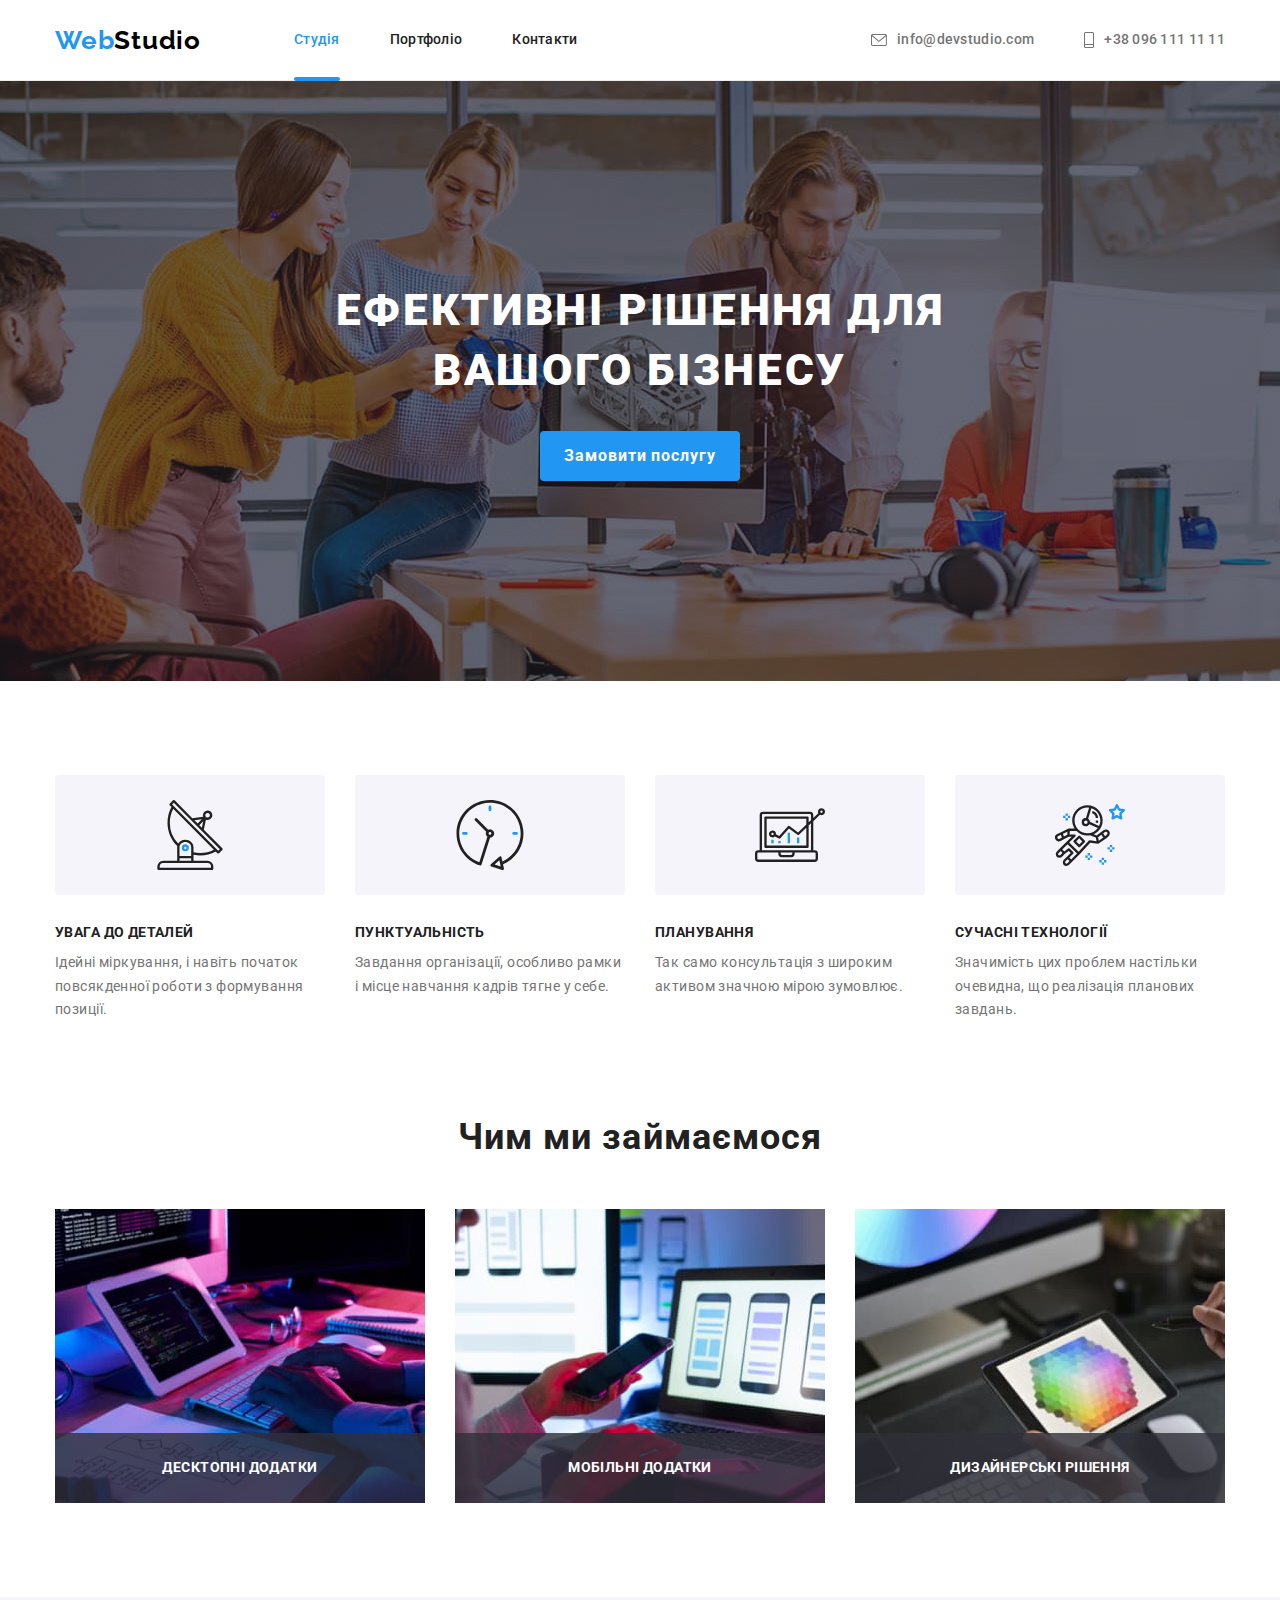
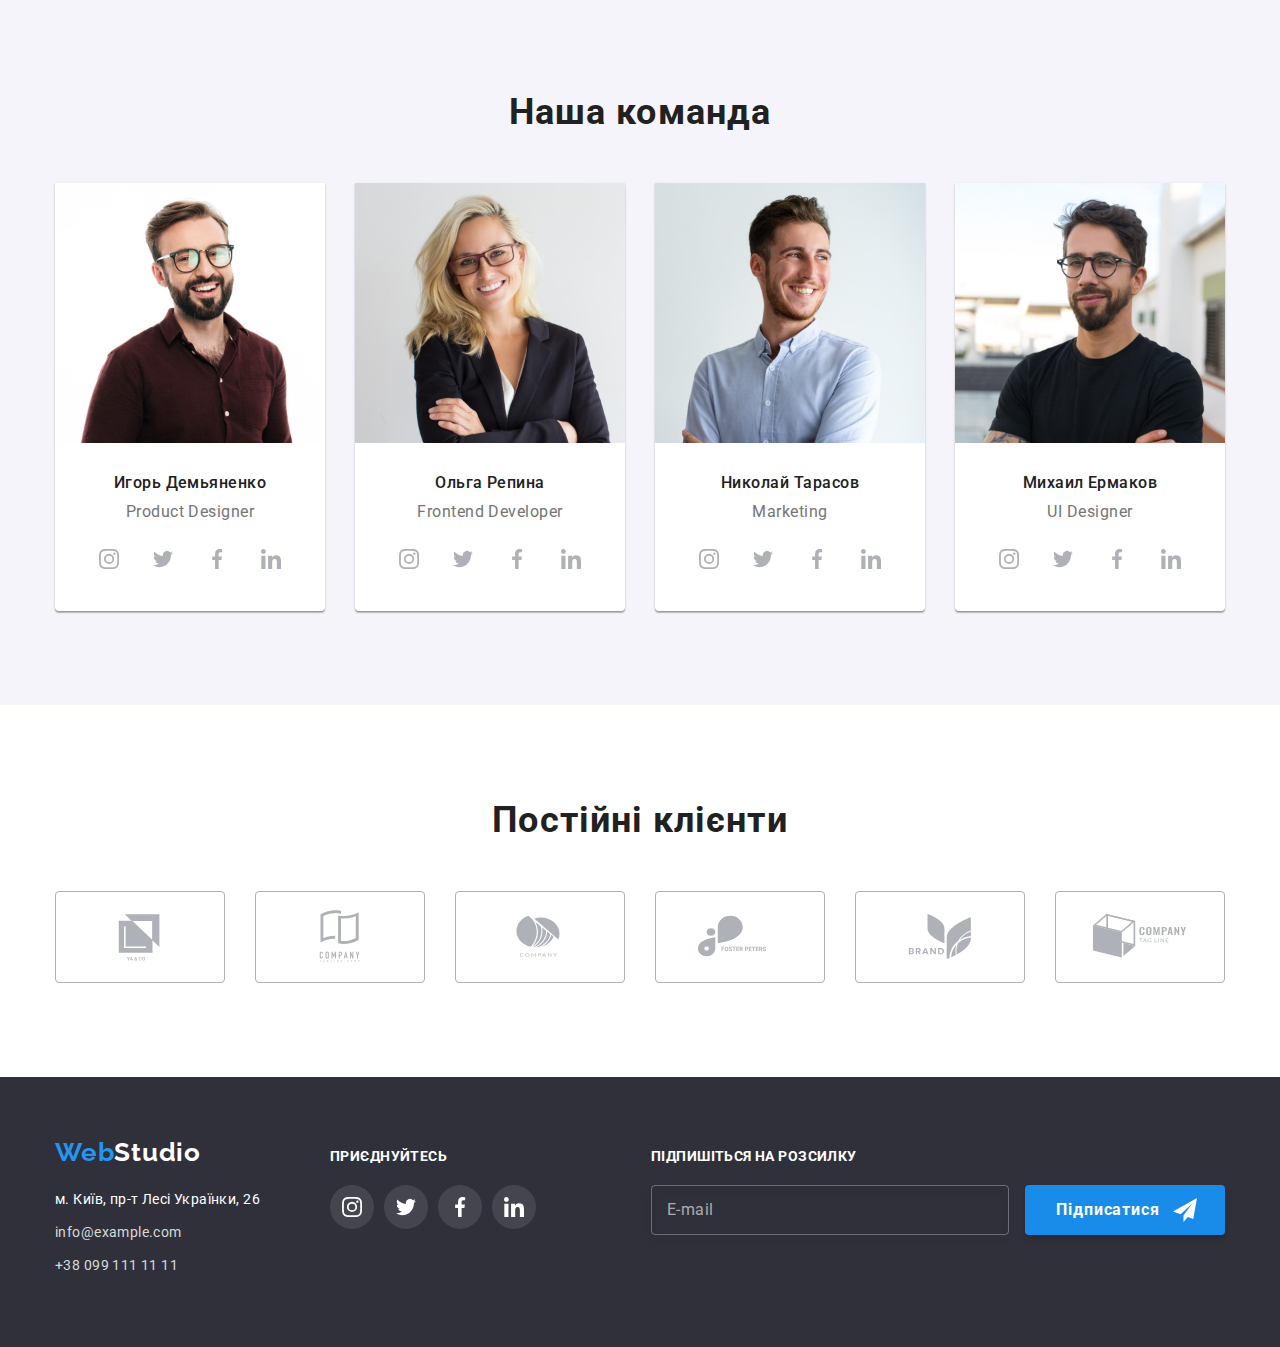
<file: index.html>
<!DOCTYPE html>
<html lang="uk">
  <head>
    <meta charset="UTF-8" />
    <meta http-equiv="X-UA-Compatible" content="IE=edge" />
    <meta name="viewport" content="width=device-width, initial-scale=1.0" />
    <title>Студія</title>
    <link rel="preconnect" href="https://fonts.googleapis.com" />
    <link rel="preconnect" href="https://fonts.gstatic.com" crossorigin />
    <link
      href="https://fonts.googleapis.com/css2?family=Raleway:wght@700&family=Roboto:wght@400;500;700;900&display=swap"
      rel="stylesheet"
    />
    <link
      rel="stylesheet"
      href="https://cdnjs.cloudflare.com/ajax/libs/modern-normalize/1.0.0/modern-normalize.min.css"
    />
    <link rel="stylesheet" href="./css/styles.css" />
  </head>
  <body>
    <header class="header">
      <div class="container header-container">
        <a href="./index.html" class="logo link"
          >Web<span class="logo-header">Studio</span></a
        >
        <nav class="header-nav">
          <ul class="header-list list">
            <li class="header-item">
              <a href="./index.html" class="header-link link current">Студія</a>
            </li>
            <li class="header-item">
              <a href="./portfolio.html" class="header-link link">Портфоліо</a>
            </li>
            <li class="header-item">
              <a href="" class="header-link link">Контакти</a>
            </li>
          </ul>
        </nav>
        <ul class="contact list">
          <li class="contact-item">
            <a href="mailto:info@devstudio.com" class="contact-link link"
              ><svg class="contact-item-icon" width="16" height="12">
                <use href="./images/icons.svg#icon-mail"></use></svg
              >info@devstudio.com</a
            >
          </li>
          <li class="contact-item">
            <a href="tel:+380961111111" class="contact-link link"
              ><svg class="contact-item-icon" width="10" height="16">
                <use href="./images/icons.svg#icon-phone"></use></svg
              >+38 096 111 11 11</a
            >
          </li>
        </ul>
      </div>
    </header>
    <main>
      <!-- Баннер -->
      <section class="banner">
        <div class="container">
          <h1 class="banner-title">
            Ефективні рішення для <br />вашого бізнесу
          </h1>
          <button type="button" class="banner-btn" data-modal-open>
            Замовити послугу
          </button>
        </div>
      </section>
      <!-- Особливості -->
      <section class="section">
        <div class="container">
          <h2 class="visually-hidden">Особливості</h2>
          <ul class="about-list list">
            <li class="about-item">
              <div class="about-icon-container">
                <svg class="about-item-icon" width="70" height="70">
                  <use href="./images/icons.svg#icon-about-antenna"></use>
                </svg>
              </div>

              <h3 class="about-title">УВАГА ДО ДЕТАЛЕЙ</h3>
              <p class="about-after-title">
                Ідейні міркування, і навіть початок повсякденної роботи з
                формування позиції.
              </p>
            </li>
            <li class="about-item">
              <div class="about-icon-container">
                <svg class="about-item-icon" width="70" height="70">
                  <use href="./images/icons.svg#icon-about-clock"></use>
                </svg>
              </div>
              <h3 class="about-title">ПУНКТУАЛЬНІСТЬ</h3>
              <p class="about-after-title">
                Завдання організації, особливо рамки і місце навчання кадрів
                тягне у себе.
              </p>
            </li>
            <li class="about-item">
              <div class="about-icon-container">
                <svg class="about-item-icon" width="70" height="70">
                  <use href="./images/icons.svg#icon-about-diagram"></use>
                </svg>
              </div>

              <h3 class="about-title">ПЛАНУВАННЯ</h3>
              <p class="about-after-title">
                Так само консультація з широким активом значною мірою зумовлює.
              </p>
            </li>
            <li class="about-item">
              <div class="about-icon-container">
                <svg class="about-item-icon" width="70" height="70">
                  <use href="./images/icons.svg#icon-about-astronaut"></use>
                </svg>
              </div>

              <h3 class="about-title">СУЧАСНІ ТЕХНОЛОГІЇ</h3>
              <p class="about-after-title">
                Значимість цих проблем настільки очевидна, що реалізація
                планових завдань.
              </p>
            </li>
          </ul>
        </div>
      </section>
      <!-- Чим ми займаємося -->
      <section class="section what">
        <div class="container">
          <h2 class="what-title">Чим ми займаємося</h2>
          <ul class="what-list list">
            <li class="what-item">
              <img
                src="./images/about1.jpg"
                alt="Десктопні додатки"
                width="370"
              />
              <p class="what-top-text">Десктопні додатки</p>
            </li>
            <li class="what-item">
              <img
                src="./images/about2.jpg"
                alt="Мобільні додатки"
                width="370"
              />
              <p class="what-top-text">Мобільні додатки</p>
            </li>
            <li class="what-item">
              <img
                src="./images/about3.jpg"
                alt="Дизайнерські рішення"
                width="370"
              />
              <p class="what-top-text">Дизайнерські рішення</p>
            </li>
          </ul>
        </div>
      </section>
      <!-- Наша команда -->
      <section class="section team">
        <div class="container">
          <h2 class="team-title">Наша команда</h2>
          <ul class="team-list list">
            <li class="team-item">
              <img
                src="./images/teamcard1.jpg"
                alt="Игорь Демьяненко"
                width="270"
              />
              <div class="team-item-text">
                <h3 class="team-item-name">Игорь Демьяненко</h3>
                <p class="team-item-job">Product Designer</p>
                <ul class="team-icon list">
                  <li class="team-icon-item">
                    <a href="" class="team-icon-link link">
                      <svg class="team-icon-icon" width="20" height="20">
                        <use href="./images/icons.svg#icon-instagram"></use>
                      </svg>
                    </a>
                  </li>
                  <li class="team-icon-item">
                    <a href="" class="team-icon-link link">
                      <svg class="team-icon-icon" width="20" height="20">
                        <use href="./images/icons.svg#icon-twitter"></use>
                      </svg>
                    </a>
                  </li>
                  <li class="team-icon-item">
                    <a href="" class="team-icon-link link">
                      <svg class="team-icon-icon" width="20" height="20">
                        <use href="./images/icons.svg#icon-facebook"></use>
                      </svg>
                    </a>
                  </li>
                  <li class="team-icon-item">
                    <a href="" class="team-icon-link link">
                      <svg class="team-icon-icon" width="20" height="20">
                        <use href="./images/icons.svg#icon-linkedin"></use>
                      </svg>
                    </a>
                  </li>
                </ul>
              </div>
            </li>
            <li class="team-item">
              <img
                src="./images/teamcard2.jpg"
                alt="Ольга Репина"
                width="270"
              />
              <div class="team-item-text">
                <h3 class="team-item-name">Ольга Репина</h3>
                <p class="team-item-job">Frontend Developer</p>
                <ul class="team-icon list">
                  <li class="team-icon-item">
                    <a href="" class="team-icon-link link">
                      <svg class="team-icon-icon" width="20" height="20">
                        <use href="./images/icons.svg#icon-instagram"></use>
                      </svg>
                    </a>
                  </li>
                  <li class="team-icon-item">
                    <a href="" class="team-icon-link link">
                      <svg class="team-icon-icon" width="20" height="20">
                        <use href="./images/icons.svg#icon-twitter"></use>
                      </svg>
                    </a>
                  </li>
                  <li class="team-icon-item">
                    <a href="" class="team-icon-link link">
                      <svg class="team-icon-icon" width="20" height="20">
                        <use href="./images/icons.svg#icon-facebook"></use>
                      </svg>
                    </a>
                  </li>
                  <li class="team-icon-item">
                    <a href="" class="team-icon-link link">
                      <svg class="team-icon-icon" width="20" height="20">
                        <use href="./images/icons.svg#icon-linkedin"></use>
                      </svg>
                    </a>
                  </li>
                </ul>
              </div>
            </li>
            <li class="team-item">
              <img
                src="./images/teamcard3.jpg"
                alt="Николай Тарасов"
                width="270"
              />
              <div class="team-item-text">
                <h3 class="team-item-name">Николай Тарасов</h3>
                <p class="team-item-job">Marketing</p>
                <ul class="team-icon list">
                  <li class="team-icon-item">
                    <a href="" class="team-icon-link link">
                      <svg class="team-icon-icon" width="20" height="20">
                        <use href="./images/icons.svg#icon-instagram"></use>
                      </svg>
                    </a>
                  </li>
                  <li class="team-icon-item">
                    <a href="" class="team-icon-link link">
                      <svg class="team-icon-icon" width="20" height="20">
                        <use href="./images/icons.svg#icon-twitter"></use>
                      </svg>
                    </a>
                  </li>
                  <li class="team-icon-item">
                    <a href="" class="team-icon-link link">
                      <svg class="team-icon-icon" width="20" height="20">
                        <use href="./images/icons.svg#icon-facebook"></use>
                      </svg>
                    </a>
                  </li>
                  <li class="team-icon-item">
                    <a href="" class="team-icon-link link">
                      <svg class="team-icon-icon" width="20" height="20">
                        <use href="./images/icons.svg#icon-linkedin"></use>
                      </svg>
                    </a>
                  </li>
                </ul>
              </div>
            </li>
            <li class="team-item">
              <img
                src="./images/teamcard4.jpg"
                alt="Михаил Ермаков"
                width="270"
              />
              <div class="team-item-text">
                <h3 class="team-item-name">Михаил Ермаков</h3>
                <p class="team-item-job">UI Designer</p>
                <ul class="team-icon list">
                  <li class="team-icon-item">
                    <a href="" class="team-icon-link link">
                      <svg class="team-icon-icon" width="20" height="20">
                        <use href="./images/icons.svg#icon-instagram"></use>
                      </svg>
                    </a>
                  </li>
                  <li class="team-icon-item">
                    <a href="" class="team-icon-link link">
                      <svg class="team-icon-icon" width="20" height="20">
                        <use href="./images/icons.svg#icon-twitter"></use>
                      </svg>
                    </a>
                  </li>
                  <li class="team-icon-item">
                    <a href="" class="team-icon-link link">
                      <svg class="team-icon-icon" width="20" height="20">
                        <use href="./images/icons.svg#icon-facebook"></use>
                      </svg>
                    </a>
                  </li>
                  <li class="team-icon-item">
                    <a href="" class="team-icon-link link">
                      <svg class="team-icon-icon" width="20" height="20">
                        <use href="./images/icons.svg#icon-linkedin"></use>
                      </svg>
                    </a>
                  </li>
                </ul>
              </div>
            </li>
          </ul>
        </div>
      </section>
      <!-- Постійні клієнти -->
      <section class="clients">
        <div class="container">
          <h2 class="clients-title">Постійні клієнти</h2>
          <ul class="clients-list list">
            <li class="clients-item">
              <a href="" class="clients-item-link link">
                <svg class="clients-icon-icon" width="106" height="60">
                  <use href="./images/icons.svg#icon-clients-one"></use>
                </svg>
              </a>
            </li>
            <li class="clients-item">
              <a href="" class="clients-item-link link"
                ><svg class="clients-icon-icon" width="106" height="60">
                  <use href="./images/icons.svg#icon-clients-two"></use></svg
              ></a>
            </li>
            <li class="clients-item">
              <a href="" class="clients-item-link link"
                ><svg class="clients-icon-icon" width="106" height="60">
                  <use href="./images/icons.svg#icon-clients-three"></use></svg
              ></a>
            </li>
            <li class="clients-item">
              <a href="" class="clients-item-link link"
                ><svg class="clients-icon-icon" width="106" height="60">
                  <use href="./images/icons.svg#icon-clients-four"></use></svg
              ></a>
            </li>
            <li class="clients-item">
              <a href="" class="clients-item-link link"
                ><svg class="clients-icon-icon" width="106" height="60">
                  <use href="./images/icons.svg#icon-clients-five"></use></svg
              ></a>
            </li>
            <li class="clients-item">
              <a href="" class="clients-item-link link"
                ><svg class="clients-icon-icon" width="106" height="60">
                  <use href="./images/icons.svg#icon-clients-six"></use></svg
              ></a>
            </li>
          </ul>
        </div>
      </section>
    </main>
    <footer class="footer">
      <div class="footer-container container">
        <div>
          <a href="./index.html" class="logo link footer-link"
            >Web<span class="logo-footer">Studio</span></a
          >
          <address>
            <p class="footer-address">м. Київ, пр-т Лесі Українки, 26</p>
            <ul class="footer-list list">
              <li class="footer-item">
                <a href="mailto:info@example.com" class="footer-contact link"
                  >info@example.com</a
                >
              </li>
              <li class="footer-item">
                <a href="tel:+380991111111" class="footer-contact link"
                  >+38 099 111 11 11</a
                >
              </li>
            </ul>
          </address>
        </div>
        <div class="social">
          <p class="footer-title">Приєднуйтесь</p>
          <ul class="social-icon list">
            <li class="social-icon-item">
              <a href="" class="social-icon-link link">
                <svg class="social-icon-icon" width="20" height="20">
                  <use href="./images/icons.svg#icon-instagram"></use>
                </svg>
              </a>
            </li>
            <li class="social-icon-item">
              <a href="" class="social-icon-link link">
                <svg class="social-icon-icon" width="20" height="20">
                  <use href="./images/icons.svg#icon-twitter"></use>
                </svg>
              </a>
            </li>
            <li class="social-icon-item">
              <a href="" class="social-icon-link link">
                <svg class="social-icon-icon" width="20" height="20">
                  <use href="./images/icons.svg#icon-facebook"></use>
                </svg>
              </a>
            </li>
            <li class="social-icon-item">
              <a href="" class="social-icon-link link">
                <svg class="social-icon-icon" width="20" height="20">
                  <use href="./images/icons.svg#icon-linkedin"></use>
                </svg>
              </a>
            </li>
          </ul>
        </div>
        <form class="subs">
          <p class="footer-title">Підпишіться на розсилку</p>
          <div class="subs-wrap">
            <input
              type="email"
              name="mail-subs"
              id="mail-subs"
              class="subs-input"
            />
            <label for="mail-subs" class="subs-label">E-mail</label>
            <button type="submit" class="subs-btn">
              Підписатися
              <svg class="subs-icon" width="24" height="24">
                <use href="./images/icons.svg#icon-telegram"></use>
              </svg>
            </button>
          </div>
        </form>
      </div>
    </footer>
    <div class="backdrop is-hidden" data-modal>
      <div class="modal">
        <button type="button" class="modal-close-btn" data-modal-close>
          <svg class="modal-close-icon" width="18" height="18">
            <use href="./images/icons.svg#icon-close-black"></use>
          </svg>
        </button>
        <form class="form">
          <p class="form-title">Залиште свої дані, ми вам передзвонимо</p>

          <div class="form-field">
            <label for="name" class="form-label">Ім'я</label>
            <div class="form-wrap">
              <input type="text" name="name" id="name" class="form-input" />
              <svg class="form-icon" width="18" height="18">
                <use href="./images/icons.svg#icon-modal-person"></use>
              </svg>
            </div>
          </div>
          <div class="form-field">
            <label for="tel" class="form-label">Телефон</label>
            <div class="form-wrap">
              <input type="tel" name="tel" id="tel" class="form-input" />
              <svg class="form-icon" width="18" height="18">
                <use href="./images/icons.svg#icon-modal-phone"></use>
              </svg>
            </div>
          </div>
          <div class="form-field">
            <label for="email" class="form-label">Пошта</label>
            <div class="form-wrap">
              <input type="email" name="email" id="email" class="form-input" />
              <svg class="form-icon" width="18" height="18">
                <use href="./images/icons.svg#icon-modal-mail"></use>
              </svg>
            </div>
          </div>
          <div class="form-field">
            <label for="coment" class="form-label">Коментар</label>
            <textarea
              name="coment"
              id="coment"
              rows="6"
              placeholder="Введіть текст"
              class="form-coment"
            ></textarea>
          </div>

          <div class="form-check">
            <input
              type="checkbox"
              name="policy"
              id="policy"
              class="form-check visually-hidden"
              value="true"
            />
            <label for="policy" class="check-label">
              <span
                ><svg class="check-icon" width="16" height="15">
                  <use href="./images/icons.svg#icon-check"></use></svg
              ></span>
              Погоджуюся з розсилкою та приймаю
              <a href="" class="check-link link"> Умови договору</a></label
            >
          </div>
          <button type="submit" class="check-btn">Відправити</button>
        </form>
      </div>
    </div>
    <script src="./js/modal.js"></script>
  </body>
</html>
</file>
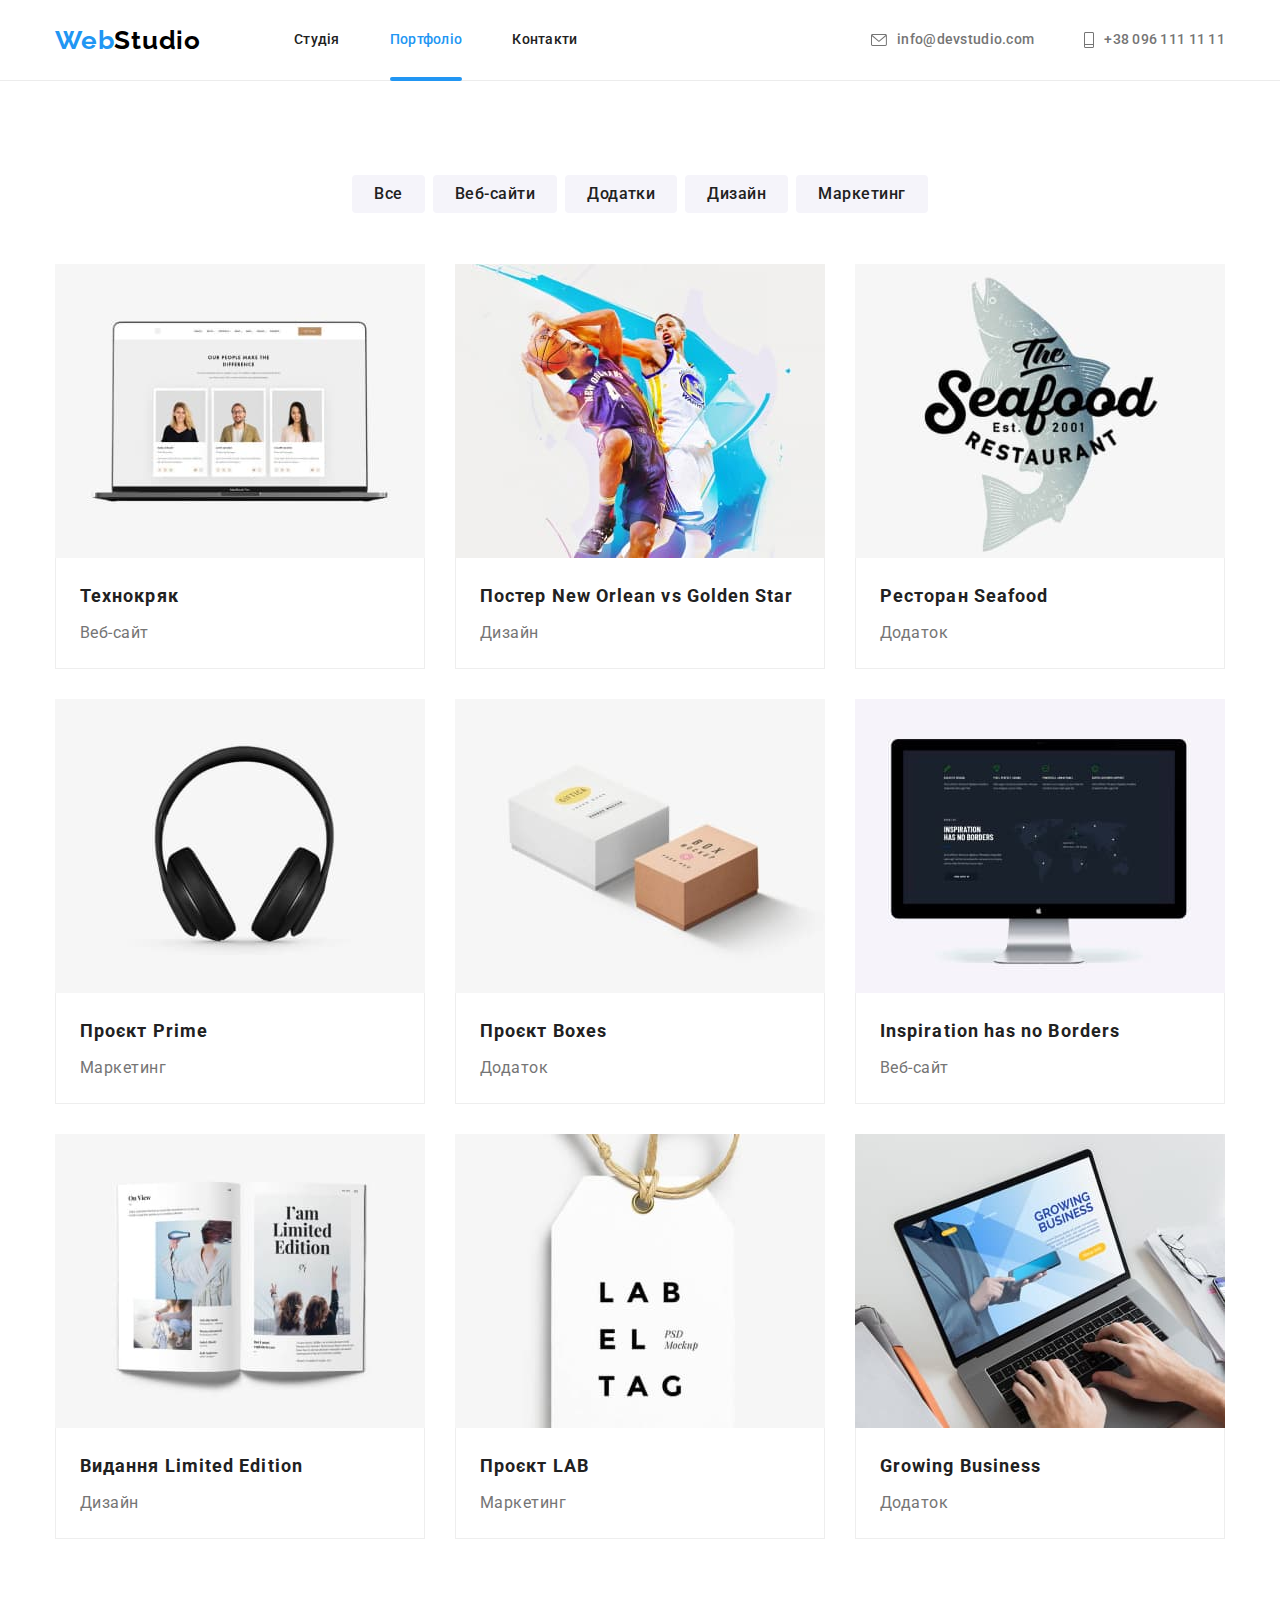
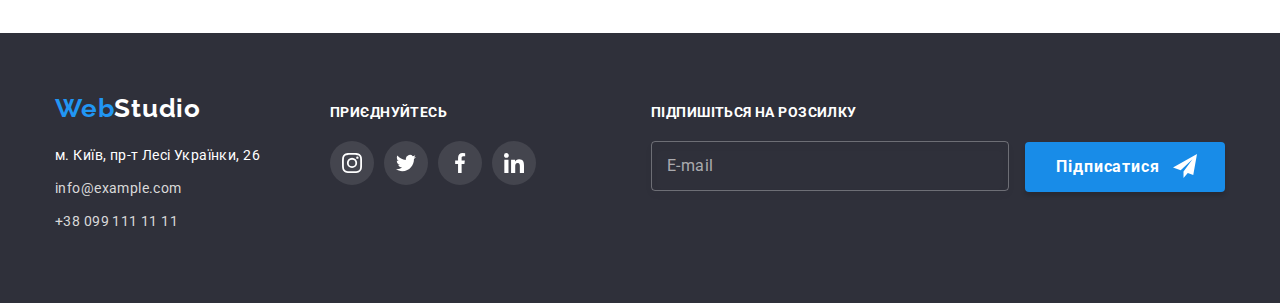
<file: portfolio.html>
<!DOCTYPE html>
<html lang="uk">
  <head>
    <meta charset="UTF-8" />
    <meta http-equiv="X-UA-Compatible" content="IE=edge" />
    <meta name="viewport" content="width=device-width, initial-scale=1.0" />
    <title>Портфоліо</title>
    <link rel="preconnect" href="https://fonts.googleapis.com" />
    <link rel="preconnect" href="https://fonts.gstatic.com" crossorigin />
    <link
      href="https://fonts.googleapis.com/css2?family=Raleway:wght@700&family=Roboto:wght@400;500;700;900&display=swap"
      rel="stylesheet"
    />
    <link
      rel="stylesheet"
      href="https://cdnjs.cloudflare.com/ajax/libs/modern-normalize/1.0.0/modern-normalize.min.css"
    />
    <link rel="stylesheet" href="./css/styles.css" />
  </head>
  <body>
    <header class="header">
      <div class="container header-container">
        <a href="./index.html" class="logo link"
          >Web<span class="logo-header">Studio</span></a
        >
        <nav class="header-nav">
          <ul class="header-list list">
            <li class="header-item">
              <a href="./index.html" class="header-link link">Студія</a>
            </li>
            <li class="header-item">
              <a href="./portfolio.html" class="header-link link current"
                >Портфоліо</a
              >
            </li>
            <li class="header-item">
              <a href="" class="header-link link">Контакти</a>
            </li>
          </ul>
        </nav>
        <ul class="contact list">
          <li class="contact-item">
            <a href="mailto:info@devstudio.com" class="contact-link link"
              ><svg class="contact-item-icon" width="16" height="12">
                <use href="./images/icons.svg#icon-mail"></use></svg
              >info@devstudio.com</a
            >
          </li>
          <li class="contact-item">
            <a href="tel:+380961111111" class="contact-link link"
              ><svg class="contact-item-icon" width="10" height="16">
                <use href="./images/icons.svg#icon-phone"></use></svg
              >+38 096 111 11 11</a
            >
          </li>
        </ul>
      </div>
    </header>
    <main>
      <!-- Фильтр -->
      <section class="section portfolio">
        <div class="container">
          <h1 class="visually-hidden">Портфолио</h1>
          <ul class="portfolio-filter list">
            <li>
              <button type="button" class="portfolio-btn">Все</button>
            </li>
            <li>
              <button type="button" class="portfolio-btn">Веб-сайти</button>
            </li>
            <li>
              <button type="button" class="portfolio-btn">Додатки</button>
            </li>
            <li>
              <button type="button" class="portfolio-btn">Дизайн</button>
            </li>
            <li>
              <button type="button" class="portfolio-btn">Маркетинг</button>
            </li>
          </ul>
          <!-- Портфолио -->
          <ul class="portfolio-list list">
            <li class="portfolio-item">
              <a href="" target="_blank" class="portfolio-link link">
                <div class="portfolio-top-wrap">
                  <img
                    src="./images/progect1.jpg"
                    alt="Открытый веб-сайт на ноутбуке"
                    width="370"
                    height="294"
                  />
                  <p class="portfolio-top-text">
                    Ресурс пропонує комплексні пропозиції з різним рівнем
                    функціоналу та сервісів. Все це дозволить відвідувачу
                    отримати вичерпні відомості про компанію чи приватну особу.
                  </p>
                </div>
                <div class="portfolio-item-text">
                  <h2 class="portfolio-title">Технокряк</h2>
                  <p class="portfolio-after-title">Веб-сайт</p>
                </div>
              </a>
            </li>
            <li class="portfolio-item">
              <a href="" target="_blank" class="portfolio-link link"
                ><div class="portfolio-top-wrap">
                  <img
                    src="./images/progect2.jpg"
                    alt="Постер с баскетболистами"
                    width="370"
                    height="294"
                  />
                  <p class="portfolio-top-text">
                    Ресурс пропонує комплексні пропозиції з різним рівнем
                    функціоналу та сервісів. Все це дозволить відвідувачу
                    отримати вичерпні відомості про компанію чи приватну особу.
                  </p>
                </div>
                <div class="portfolio-item-text">
                  <h2 class="portfolio-title">
                    Постер New Orlean vs Golden Star
                  </h2>
                  <p class="portfolio-after-title">Дизайн</p>
                </div></a
              >
            </li>
            <li class="portfolio-item">
              <a href="" target="_blank" class="portfolio-link link"
                ><div class="portfolio-top-wrap">
                  <img
                    src="./images/progect3.jpg"
                    alt="Иконка приложения ресторана"
                    width="370"
                    height="294"
                  />
                  <p class="portfolio-top-text">
                    Ресурс пропонує комплексні пропозиції з різним рівнем
                    функціоналу та сервісів. Все це дозволить відвідувачу
                    отримати вичерпні відомості про компанію чи приватну особу.
                  </p>
                </div>
                <div class="portfolio-item-text">
                  <h2 class="portfolio-title">Ресторан Seafood</h2>
                  <p class="portfolio-after-title">Додаток</p>
                </div></a
              >
            </li>
            <li class="portfolio-item">
              <a href="" target="_blank" class="portfolio-link link"
                ><div class="portfolio-top-wrap">
                  <img
                    src="./images/progect4.jpg"
                    alt="Наушники"
                    width="370"
                    height="294"
                  />
                  <p class="portfolio-top-text">
                    Ресурс пропонує комплексні пропозиції з різним рівнем
                    функціоналу та сервісів. Все це дозволить відвідувачу
                    отримати вичерпні відомості про компанію чи приватну особу.
                  </p>
                </div>
                <div class="portfolio-item-text">
                  <h2 class="portfolio-title">Проєкт Prime</h2>
                  <p class="portfolio-after-title">Маркетинг</p>
                </div></a
              >
            </li>
            <li class="portfolio-item">
              <a href="" target="_blank" class="portfolio-link link"
                ><div class="portfolio-top-wrap">
                  <img
                    src="./images/progect5.jpg"
                    alt="Две коробки"
                    width="370"
                    height="294"
                  />
                  <p class="portfolio-top-text">
                    Ресурс пропонує комплексні пропозиції з різним рівнем
                    функціоналу та сервісів. Все це дозволить відвідувачу
                    отримати вичерпні відомості про компанію чи приватну особу.
                  </p>
                </div>
                <div class="portfolio-item-text">
                  <h2 class="portfolio-title">Проєкт Boxes</h2>
                  <p class="portfolio-after-title">Додаток</p>
                </div></a
              >
            </li>
            <li class="portfolio-item">
              <a href="" target="_blank" class="portfolio-link link"
                ><div class="portfolio-top-wrap">
                  <img
                    src="./images/progect6.jpg"
                    alt="Открытый веб-сайт на мониторе"
                    width="370"
                    height="294"
                  />
                  <p class="portfolio-top-text">
                    Ресурс пропонує комплексні пропозиції з різним рівнем
                    функціоналу та сервісів. Все це дозволить відвідувачу
                    отримати вичерпні відомості про компанію чи приватну особу.
                  </p>
                </div>
                <div class="portfolio-item-text">
                  <h2 class="portfolio-title">Inspiration has no Borders</h2>
                  <p class="portfolio-after-title">Веб-сайт</p>
                </div></a
              >
            </li>
            <li class="portfolio-item">
              <a href="" target="_blank" class="portfolio-link link"
                ><div class="portfolio-top-wrap">
                  <img
                    src="./images/progect7.jpg"
                    alt="Разворот журнала"
                    width="370"
                    height="294"
                  />
                  <p class="portfolio-top-text">
                    Ресурс пропонує комплексні пропозиції з різним рівнем
                    функціоналу та сервісів. Все це дозволить відвідувачу
                    отримати вичерпні відомості про компанію чи приватну особу.
                  </p>
                </div>
                <div class="portfolio-item-text">
                  <h2 class="portfolio-title">Видання Limited Edition</h2>
                  <p class="portfolio-after-title">Дизайн</p>
                </div></a
              >
            </li>
            <li class="portfolio-item">
              <a href="" target="_blank" class="portfolio-link link"
                ><div class="portfolio-top-wrap">
                  <img
                    src="./images/progect8.jpg"
                    alt="Бирка"
                    width="370"
                    height="294"
                  />
                  <p class="portfolio-top-text">
                    Ресурс пропонує комплексні пропозиції з різним рівнем
                    функціоналу та сервісів. Все це дозволить відвідувачу
                    отримати вичерпні відомості про компанію чи приватну особу.
                  </p>
                </div>
                <div class="portfolio-item-text">
                  <h2 class="portfolio-title">Проєкт LAB</h2>
                  <p class="portfolio-after-title">Маркетинг</p>
                </div></a
              >
            </li>
            <li class="portfolio-item">
              <a href="" target="_blank" class="portfolio-link link"
                ><div class="portfolio-top-wrap">
                  <img
                    src="./images/progect9.jpg"
                    alt="Работа за ноутбуком"
                    width="370"
                    height="294"
                  />
                  <p class="portfolio-top-text">
                    Ресурс пропонує комплексні пропозиції з різним рівнем
                    функціоналу та сервісів. Все це дозволить відвідувачу
                    отримати вичерпні відомості про компанію чи приватну особу.
                  </p>
                </div>
                <div class="portfolio-item-text">
                  <h2 class="portfolio-title">Growing Business</h2>
                  <p class="portfolio-after-title">Додаток</p>
                </div></a
              >
            </li>
          </ul>
        </div>
      </section>
    </main>
    <footer class="footer">
      <div class="footer-container container">
        <div>
          <a href="./index.html" class="logo link footer-link"
            >Web<span class="logo-footer">Studio</span></a
          >
          <address>
            <p class="footer-address">м. Київ, пр-т Лесі Українки, 26</p>
            <ul class="footer-list list">
              <li class="footer-item">
                <a href="mailto:info@example.com" class="footer-contact link"
                  >info@example.com</a
                >
              </li>
              <li class="footer-item">
                <a href="tel:+380991111111" class="footer-contact link"
                  >+38 099 111 11 11</a
                >
              </li>
            </ul>
          </address>
        </div>
        <div class="social">
          <p class="footer-title">Приєднуйтесь</p>
          <ul class="social-icon list">
            <li class="social-icon-item">
              <a href="" class="social-icon-link link">
                <svg class="social-icon-icon" width="20" height="20">
                  <use href="./images/icons.svg#icon-instagram"></use>
                </svg>
              </a>
            </li>
            <li class="social-icon-item">
              <a href="" class="social-icon-link link">
                <svg class="social-icon-icon" width="20" height="20">
                  <use href="./images/icons.svg#icon-twitter"></use>
                </svg>
              </a>
            </li>
            <li class="social-icon-item">
              <a href="" class="social-icon-link link">
                <svg class="social-icon-icon" width="20" height="20">
                  <use href="./images/icons.svg#icon-facebook"></use>
                </svg>
              </a>
            </li>
            <li class="social-icon-item">
              <a href="" class="social-icon-link link">
                <svg class="social-icon-icon" width="20" height="20">
                  <use href="./images/icons.svg#icon-linkedin"></use>
                </svg>
              </a>
            </li>
          </ul>
        </div>
        <form class="subs">
          <p class="footer-title">Підпишіться на розсилку</p>
          <div class="subs-wrap">
            <input
              type="email"
              name="mail-subs"
              id="mail-subs"
              class="subs-input"
            />
            <label for="mail-subs" class="subs-label">E-mail</label>
            <button type="submit" class="subs-btn">Підписатися</button>
            <svg class="subs-icon" width="24" height="24">
              <use href="./images/icons.svg#icon-telegram"></use>
            </svg>
          </div>
        </form>
      </div>
    </footer>
  </body>
</html>
</file>
<file: css/styles.css>
:root {
  --accent-color: #2196f3;
  --add-accent-color: #188ce8;
  --logo-studio-color: #000000;
  --main-title-color: #ffffff;
  --first-title-color: #212121;
  --second-title-color: #757575;
  --contact-footer-color: #d9d9d9;
  --main-background-color: #ffffff;
  --first-background-color: #e5e5e5;
  --second-background-color: #f5f4fa;
  --accent-background-color: #2f303a;
  --transition-duration-main: 250ms;
  --transition-timing-function-main: cubic-bezier(0.4, 0, 0.2, 1);
}

body {
  font-family: "Roboto", sans-serif;
  color: var(--first-title-color);
}

.visually-hidden {
  position: absolute;
  width: 1px;
  height: 1px;
  margin: -1px;
  border: 0;
  padding: 0;
  white-space: nowrap;
  clip-path: inset(100%);
  clip: rect(0 0 0 0);
  overflow: hidden;
}

.list {
  list-style: none;
}

.link {
  text-decoration: none;
}

p,
h1,
h2,
h3,
h4,
h5,
h6 {
  margin: 0;
}

ul {
  margin: 0;
  padding-left: 0;
}

img {
  display: block;
}

.container {
  width: 1200px;
  padding: 0 15px;
  margin: 0 auto;
}

.section {
  padding-top: 94px;
  padding-bottom: 94px;
}

/* ---------------HEADER--------------- */
.header {
  background-color: var(--main-background-color);
  border-bottom: 1px solid #ececec;
}

.header-container {
  display: flex;
  align-items: center;
}

.logo {
  font-family: "Raleway", sans-serif;
  font-weight: 700;
  font-size: 26px;
  line-height: 1.19;
  letter-spacing: 0.03em;
  color: var(--accent-color);
}

.logo-header {
  color: var(--logo-studio-color);
}

.header-nav {
  margin-left: 93px;
}

.header-list {
  display: flex;
}

.header-item:nth-child(-n + 2) {
  margin-right: 50px;
}

.header-link {
  font-weight: 500;
  font-size: 14px;
  line-height: 1.14;
  letter-spacing: 0.02em;
  color: inherit;
  display: inline-block;
  padding: 32px 0;
  transition: color var(--transition-duration-main)
    var(--transition-timing-function-main);
}

.header-link:hover,
.header-link:focus {
  color: var(--accent-color);
}

.current {
  color: var(--accent-color);
  position: relative;
}

.current:after {
  position: absolute;
  left: 0;
  bottom: -1px;
  content: "";
  width: 100%;
  height: 4px;
  background-color: var(--accent-color);
  border-radius: 2px;
}

.contact {
  display: flex;
  margin-left: auto;
}

.contact-item:nth-child(-n + 1) {
  margin-right: 50px;
}

.contact-link {
  font-weight: 500;
  font-size: 14px;
  line-height: 1.14;
  letter-spacing: 0.02em;
  color: var(--second-title-color);
  display: inline-block;
  padding: 32px 0;
  display: flex;
  align-items: center;
  transition: color var(--transition-duration-main)
    var(--transition-timing-function-main);
}

.contact-link:hover,
.contact-link:focus {
  color: var(--accent-color);
}

.contact-item-icon {
  fill: currentColor;
  margin-right: 10px;
  background-position: center;
  background-size: contain;
}

/* --------------Баннер---------------- */

.banner {
  background-color: var(--accent-background-color);
  padding-top: 200px;
  padding-bottom: 200px;
  max-width: 1600px;
  margin: 0 auto;
  background-image: linear-gradient(
      rgba(47, 48, 58, 0.4),
      rgba(47, 48, 58, 0.4)
    ),
    url(../images/banner.jpg);
  background-repeat: no-repeat;
  background-position: center;
  background-size: cover;
}

.banner-title {
  font-weight: 900;
  font-size: 44px;
  line-height: 1.36;
  text-align: center;
  letter-spacing: 0.06em;
  text-transform: uppercase;
  color: var(--main-title-color);
}

.banner-btn {
  font-family: inherit;
  font-weight: 700;
  font-size: 16px;
  line-height: 1.88;
  display: flex;
  align-items: center;
  text-align: center;
  letter-spacing: 0.06em;
  color: var(--main-title-color);
  background-color: var(--accent-color);
  cursor: pointer;
  margin: 30px auto 0;
  min-width: 200px;
  min-height: 50px;
  border-radius: 4px;
  border: none;
  justify-content: center;
  transition: background-color var(--transition-duration-main)
    var(--transition-timing-function-main);
}

.banner-btn:hover,
.banner-btn:focus {
  background-color: var(--add-accent-color);
}

/* --------------Особливості---------------- */

.about-list {
  display: flex;
  justify-content: space-between;
}

.about-list:nth-child (-n + 3) {
  margin-right: 30px;
}

.about-item {
  width: 270px;
}

.about-icon-container {
  width: 270px;
  height: 120px;
  background-color: var(--second-background-color);
  border-radius: 4px;
  margin-bottom: 30px;
  display: flex;
  align-items: center;
  justify-content: center;
}

.about-item-icon {
  width: 70px;
  height: 70px;
}

.about-title {
  font-weight: 700;
  font-size: 14px;
  line-height: 1.14;
  letter-spacing: 0.03em;
  text-transform: uppercase;
  margin-bottom: 10px;
}
.about-after-title {
  font-weight: 400;
  font-size: 14px;
  line-height: 1.71;
  letter-spacing: 0.03em;
  color: var(--second-title-color);
}

/* --------------Чим ми займаємося---------------- */

.what {
  padding-top: 0;
}

.what-title {
  font-weight: 700;
  font-size: 36px;
  line-height: 1.17;
  text-align: center;
  letter-spacing: 0.03em;
  margin-bottom: 50px;
}

.what-list {
  display: flex;
  justify-content: space-between;
}

.what-item {
  position: relative;
}

.what-top-text {
  position: absolute;
  bottom: 0;
  left: 0;
  width: 100%;
  font-weight: 700;
  font-size: 14px;
  line-height: 1.14;
  text-align: center;
  letter-spacing: 0.03em;
  text-transform: uppercase;
  color: var(--main-title-color);
  background-color: rgba(47, 48, 58, 0.8);
  padding-top: 27px;
  padding-bottom: 27px;
}

/* --------------Наша команда---------------- */
.team {
  background-color: var(--second-background-color);
}

.team-title {
  font-weight: 700;
  font-size: 36px;
  line-height: 1.17;
  text-align: center;
  letter-spacing: 0.03em;
  margin-bottom: 50px;
}
.team-list {
  display: flex;
  justify-content: space-between;
}

.team-item {
  background-color: var(--main-background-color);
  box-shadow: 0px 1px 3px rgba(0, 0, 0, 0.12), 0px 1px 1px rgba(0, 0, 0, 0.14),
    0px 2px 1px rgba(0, 0, 0, 0.2);
  border-radius: 0px 0px 4px 4px;
}

.team-item-text {
  padding: 30px 0;
}

.team-item-name {
  font-weight: 500;
  font-size: 16px;
  line-height: 1.19;
  text-align: center;
  letter-spacing: 0.03em;
  margin-bottom: 10px;
}
.team-item-job {
  font-weight: 400;
  font-size: 16px;
  line-height: 1.19;
  text-align: center;
  letter-spacing: 0.03em;
  color: var(--second-title-color);
  margin-bottom: 16px;
}

.team-icon {
  display: flex;
  justify-content: center;
  gap: 10px;
}

.team-icon-item {
  width: 44px;
  height: 44px;
  background-position: center;
}

.team-icon-link {
  width: 100%;
  height: 100%;
  border-radius: 50%;
  display: flex;
  align-items: center;
  justify-content: center;
  color: #afb1b8;
  transition: background-color var(--transition-duration-main)
      var(--transition-timing-function-main),
    color var(--transition-duration-main) var(--transition-timing-function-main);
}

.team-icon-icon {
  fill: currentColor;
}

.team-icon-link:hover,
.team-icon-link:focus {
  background-color: var(--accent-color);
  color: var(--main-title-color);
}

/* --------------Постійні клієнти---------------- */
.clients {
  padding: 94px 0;
}

.clients-title {
  font-weight: 700;
  font-size: 36px;
  line-height: 1.17;
  text-align: center;
  letter-spacing: 0.03em;
  color: var(--first-title-color);
  margin-bottom: 50px;
}

.clients-list {
  display: flex;
  justify-content: space-between;
}

.clients-item {
  width: 170px;
  height: 92px;
}

.clients-item-link {
  width: 100%;
  height: 100%;
  border: 1px solid #afb1b8;
  border-radius: 4px;
  display: flex;
  align-items: center;
  justify-content: center;
  color: #afb1b8;
  transition: color var(--transition-duration-main)
      var(--transition-timing-function-main),
    border var(--transition-duration-main)
      var(--transition-timing-function-main);
}

.clients-icon-icon {
  fill: currentColor;
  background-position: center;
  background-size: 200px;
}

.clients-item-link:hover,
.clients-item-link:focus {
  color: var(--accent-color);
  border: 1px solid var(--accent-color);
}
/* --------------Portfolio---------------- */

.portfolio-filter {
  background-color: var(--main-background-color);
  display: flex;
  justify-content: center;
  margin-bottom: 51px;
  gap: 8px;
}

.portfolio-btn {
  font-family: inherit;
  font-weight: 500;
  font-size: 16px;
  line-height: 1.62;
  text-align: center;
  letter-spacing: 0.03em;
  color: inherit;
  background: var(--second-background-color);
  cursor: pointer;
  border-radius: 4px;
  border: transparent;
  padding: 6px 22px;
  transition: color var(--transition-duration-main)
      var(--transition-timing-function-main),
    background-color var(--transition-duration-main)
      var(--transition-timing-function-main),
    box-shadow var(--transition-duration-main)
      var(--transition-timing-function-main);
}

.portfolio-btn:hover,
.portfolio-btn:focus {
  color: var(--main-title-color);
  background-color: var(--accent-color);
  box-shadow: 0px 1px 3px rgba(0, 0, 0, 0.12), 0px 1px 1px rgba(0, 0, 0, 0.14),
    0px 2px 1px rgba(0, 0, 0, 0.2);
}

.portfolio-list {
  display: flex;
  flex-wrap: wrap;
  gap: 30px;
}

.portfolio-item {
  background-color: var(--main-background-color);
  width: calc((100% - 60px) / 3);
}

.portfolio-item:hover .portfolio-top-text {
  transform: translateY(0%);
}

.portfolio-top-wrap {
  position: relative;
  overflow: hidden;
}

.portfolio-top-text {
  position: absolute;
  top: 0;
  left: 0;
  height: 100%;
  font-weight: 400;
  font-size: 18px;
  line-height: 1.56;
  letter-spacing: 0.03em;
  color: var(--main-title-color);
  background-color: rgba(33, 150, 243, 0.9);
  padding: 63px 24px;
  transform: translateY(100%);
  transition: transform var(--transition-duration-main)
    var(--transition-timing-function-main);
}

.portfolio-item-text {
  border: 1px solid #eeeeee;
  border-top: none;
  padding: 20px 24px;
}

.portfolio-link {
  display: inline-block;
  transition: box-shadow var(--transition-duration-main)
    var(--transition-timing-function-main);
}

.portfolio-link:hover,
.portfolio-link:focus {
  box-shadow: 0px 1px 3px rgba(0, 0, 0, 0.12), 0px 1px 1px rgba(0, 0, 0, 0.14),
    0px 2px 1px rgba(0, 0, 0, 0.2);
}

.portfolio-title {
  font-weight: 700;
  font-size: 18px;
  line-height: 2;
  letter-spacing: 0.06em;
  color: var(--first-title-color);
  min-height: 36px;
  margin-bottom: 4px;
}

.portfolio-after-title {
  font-weight: 400;
  font-size: 16px;
  line-height: 1.88;
  letter-spacing: 0.03em;
  color: var(--second-title-color);
  min-height: 30px;
}

/* --------------Footer---------------- */

.footer {
  background-color: var(--accent-background-color);
  padding: 60px 0;
}

.footer-link {
  display: inline-block;
  margin-bottom: 20px;
}

.logo-footer {
  font-family: "Raleway";
  font-style: normal;
  font-weight: 700;
  font-size: 26px;
  line-height: 1.19;
  letter-spacing: 0.03em;
  color: var(--main-title-color);
}

.footer-address {
  font-style: normal;
  font-weight: 400;
  font-size: 14px;
  line-height: 1.71;
  letter-spacing: 0.03em;
  color: var(--main-title-color);
  margin-bottom: 9px;
}

.footer-item {
  margin-bottom: 9px;
}

.footer-contact {
  font-style: normal;
  font-weight: 400;
  font-size: 14px;
  line-height: 1.71;
  letter-spacing: 0.03em;
  color: var(--contact-footer-color);
  display: inline-block;
  transition: color var(--transition-duration-main)
    var(--transition-timing-function-main);
}

.footer-contact:hover,
.footer-contact:focus {
  color: var(--accent-color);
}

.footer-container {
  display: flex;
  align-items: baseline;
}

.social {
  margin-left: 70px;
}

.footer-title {
  font-weight: 700;
  font-size: 14px;
  line-height: 1.14;
  letter-spacing: 0.03em;
  text-transform: uppercase;
  color: var(--main-title-color);
  margin-bottom: 20px;
}

.social-icon {
  display: flex;
  justify-content: center;
  gap: 10px;
}

.social-icon-item {
  width: 44px;
  height: 44px;
}

.social-icon-link {
  width: 100%;
  height: 100%;
  border-radius: 50%;
  background: rgba(255, 255, 255, 0.1);
  display: flex;
  align-items: center;
  justify-content: center;
  color: var(--main-title-color);
  transition: background-color var(--transition-duration-main)
    var(--transition-timing-function-main);
}

.social-icon-icon {
  fill: currentColor;
  background-position: center;
}

.social-icon-link:hover,
.social-icon-link:focus {
  background-color: var(--accent-color);
}

.subs {
  margin-left: auto;
}

.subs-wrap {
  position: relative;
}

.subs-input {
  width: 358px;
  height: 50px;
  padding: 15px 16px;
  color: var(--main-title-color);
  background-color: transparent;
  border: 1px solid rgba(255, 255, 255, 0.3);
  filter: drop-shadow(0px 4px 4px rgba(0, 0, 0, 0.15));
  border-radius: 4px;
  outline: transparent;
  transition: border-color var(--transition-duration-main)
    var(--transition-timing-function-main);
}

.subs-input:focus {
  border-color: var(--add-accent-color);
}

.subs-input:focus + .subs-label {
  top: 50%;
  transform: translate(-70px, -50%);
  color: var(--main-title-color);
}

.subs-label {
  position: absolute;
  left: 16px;
  top: 50%;
  transform: translateY(-50%);
  font-size: 16px;
  line-height: 1.25;
  letter-spacing: 0.03em;
  color: rgba(255, 255, 255, 0.6);
  transition: color var(--transition-duration-main)
      var(--transition-timing-function-main),
    transform var(--transition-duration-main)
      var(--transition-timing-function-main);
}

.subs-btn {
  font-weight: 700;
  font-size: 16px;
  line-height: 1.88;
  letter-spacing: 0.06em;
  color: var(--main-title-color);
  background: var(--add-accent-color);
  box-shadow: 0px 4px 4px rgba(0, 0, 0, 0.15);
  border-radius: 4px;
  border: none;
  cursor: pointer;
  min-width: 200px;
  min-height: 50px;
  padding: 10px 62px 10px 28px;
  margin-left: 12px;
}

.subs-icon {
  position: absolute;
  right: 28px;
  top: 50%;
  transform: translateY(-50%);
  fill: var(--main-background-color);
}

/* --------------Modal---------------- */

.backdrop {
  position: fixed;
  top: 0;
  left: 0;
  width: 100%;
  height: 100%;
  background-color: rgba(0, 0, 0, 0.5);
  transition: opacity var(--transition-duration-main)
      var(--transition-timing-function-main),
    visibility var(--transition-duration-main)
      var(--transition-timing-function-main);
}

.backdrop.is-hidden .modal {
  transform: translate(-50%, 0%);
}

.is-hidden {
  visibility: hidden;
  opacity: 0;
  pointer-events: none;
}

.modal {
  position: absolute;
  top: 50%;
  left: 50%;
  transform: translate(-50%, -50%);
  width: 528px;
  min-height: 581px;
  background-color: var(--main-background-color);
  box-shadow: 0px 1px 3px rgba(0, 0, 0, 0.12), 0px 1px 1px rgba(0, 0, 0, 0.14),
    0px 2px 1px rgba(0, 0, 0, 0.2);
  border-radius: 4px;
  transform: translate(-50%, -50%);
  transition: transform var(--transition-duration-main)
    var(--transition-timing-function-main);
}

.modal-close-icon {
  transition: fill var(--transition-duration-main)
    var(--transition-timing-function-main);
}

.modal-close-btn:hover .modal-close-icon,
.modal-close-btn:focus .modal-close-icon {
  fill: var(--accent-color);
}

.modal-close-btn {
  position: absolute;
  top: 8px;
  right: 8px;
  width: 30px;
  height: 30px;
  border-radius: 50%;
  border: 1px solid rgba(0, 0, 0, 0.1);
  cursor: pointer;
  display: flex;
  align-items: center;
  justify-content: center;
  background-color: var(--main-background-color);
}

.form {
  padding: 40px;
}

.form-title {
  font-weight: 700;
  font-size: 20px;
  line-height: 1.15;
  text-align: center;
  letter-spacing: 0.03em;
  color: var(--first-title-color);
  margin-bottom: 12px;
}

.form-field {
  display: flex;
  flex-direction: column;
  margin-bottom: 10px;
}

.form-wrap {
  position: relative;
  width: 100%;
}

.form-label {
  font-weight: 400;
  font-size: 12px;
  line-height: 1.17;
  letter-spacing: 0.01em;
  color: var(--second-title-color);
  margin-bottom: 4px;
}

.form-input {
  width: 100%;
  height: 40px;
  border: 1px solid rgba(33, 33, 33, 0.2);
  border-radius: 4px;
  font-size: 12px;
  line-height: 1.17;
  letter-spacing: 0.01em;
  color: var(--first-title-color);
  padding-left: 30px;
  cursor: pointer;
  outline: transparent;
  transition: border-color var(--transition-duration-main)
    var(--transition-timing-function-main);
}

.form-input:focus {
  border-color: var(--accent-color);
}

.form-icon {
  position: absolute;
  left: 12px;
  top: 50%;
  transform: translateY(-50%);
  transition: fill var(--transition-duration-main)
    var(--transition-timing-function-main);
}

.form-input:focus + .form-icon {
  fill: var(--accent-color);
}

.form-coment {
  height: 120px;
  padding: 12px 16px;
  resize: none;
  border: 1px solid rgba(33, 33, 33, 0.2);
  border-radius: 4px;
  font-size: 12px;
  line-height: 1.17;
  letter-spacing: 0.01em;
  color: var(--first-title-color);
  cursor: pointer;
  outline: transparent;
  transition: border-color var(--transition-duration-main)
    var(--transition-timing-function-main);
}

.form-coment:focus {
  border-color: var(--accent-color);
}

.form-coment::placeholder {
  font-size: 12px;
  line-height: 1.17;
  letter-spacing: 0.01em;
  color: rgba(117, 117, 117, 0.5);
}

.form-check {
  height: 24px;
  margin-top: 20px;
  margin-bottom: 30px;
}

.check-label {
  display: flex;
  align-items: center;
  justify-content: center;
  padding-left: 25px;
  align-items: center;
  font-size: 14px;
  line-height: 1.71;
  letter-spacing: 0.03em;
  color: var(--second-title-color);
}

.check-label span {
  width: 16px;
  height: 15px;
  border: 2px solid var(--first-title-color);
  border-radius: 2px;
  margin-right: 10px;
  display: flex;
  align-items: center;
  justify-content: center;
}

.check-link {
  position: relative;
  color: var(--accent-color);
  margin-left: 5px;
}

.check-link::before {
  content: "";
  position: absolute;
  left: 0;
  bottom: 5px;
  width: 100%;
  height: 1px;
  background-color: var(--accent-color);
}

.check-icon {
  opacity: 0;
}

.form-check:checked + .check-label span {
  background-color: var(--accent-color);
  border: none;
}

.form-check:focus + .check-label span {
  border-color: var(--accent-color);
}

.form-check:checked + .check-label .check-icon {
  fill: var(--main-background-color);
  opacity: 1;
}

.check-btn {
  display: flex;
  align-items: center;
  justify-content: center;
  font-weight: 700;
  font-size: 16px;
  line-height: 1.88;
  letter-spacing: 0.06em;
  color: var(--main-title-color);
  background: var(--add-accent-color);
  box-shadow: 0px 4px 4px rgba(0, 0, 0, 0.15);
  border-radius: 4px;
  border: none;
  cursor: pointer;
  margin: 30px auto 0px auto;
  min-width: 200px;
  min-height: 50px;
}
</file>
